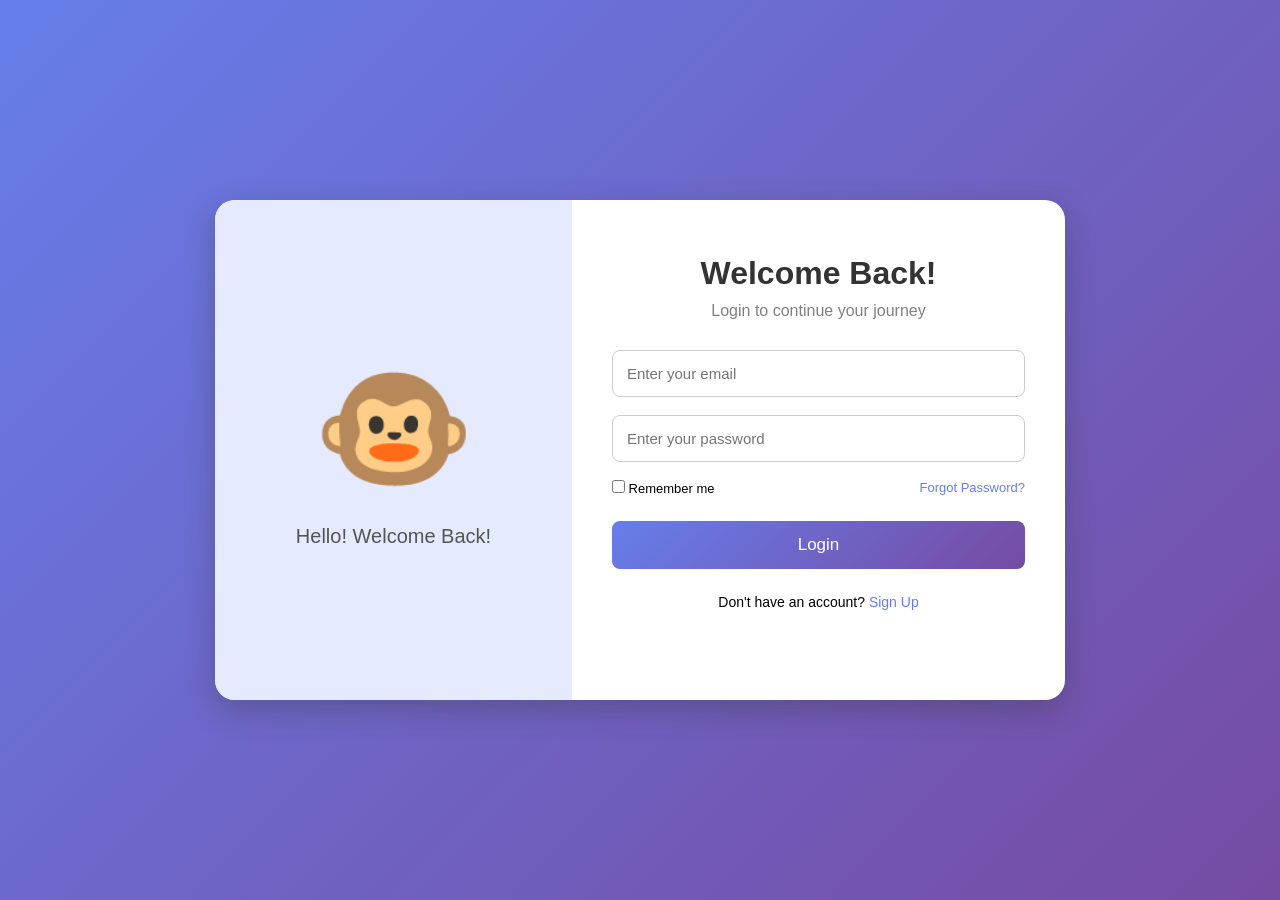
<file: frontend/index.html>
<!DOCTYPE html>
<html lang="en">

<head>
    <meta charset="UTF-8">
    <meta name="viewport" content="width=device-width, initial-scale=1.0">
    <title>CleanCSV</title>

    <link rel="stylesheet" href="css/style.css">
</head>

<body>

<nav>

    <h2>CleanCSV</h2>

    <div>
        <a href="index.html">Home</a>
        <a href="upload.html">Upload</a>
        <a href="analysis.html">Dashboard</a>
        <a href="history.html">History</a>

        <a href="#" class="btn" id="logoutButton">Logout</a>
    </div>

</nav>


<section class="hero">

    <h1>Clean Your Data.<br>Improve Your Results.</h1>

    <p>Upload, analyse and clean your CSV files easily.</p>

    <a href="upload.html" class="btn">Get Started</a>

</section>


<section class="features">

    <div class="card">
        <h3>CSV Upload</h3>
        <p>Upload your datasets.</p>
    </div>

    <div class="card">
        <h3>Data Analysis</h3>
        <p>Detect missing values and duplicates.</p>
    </div>

    <div class="card">
        <h3>Data Cleaning</h3>
        <p>Clean and improve your data.</p>
    </div>

</section>


<footer>
    © 2026 CleanCSV
</footer>


<!-- Authentication Script -->
<script src="js/auth.js"></script>

</body>
</html>
</file>
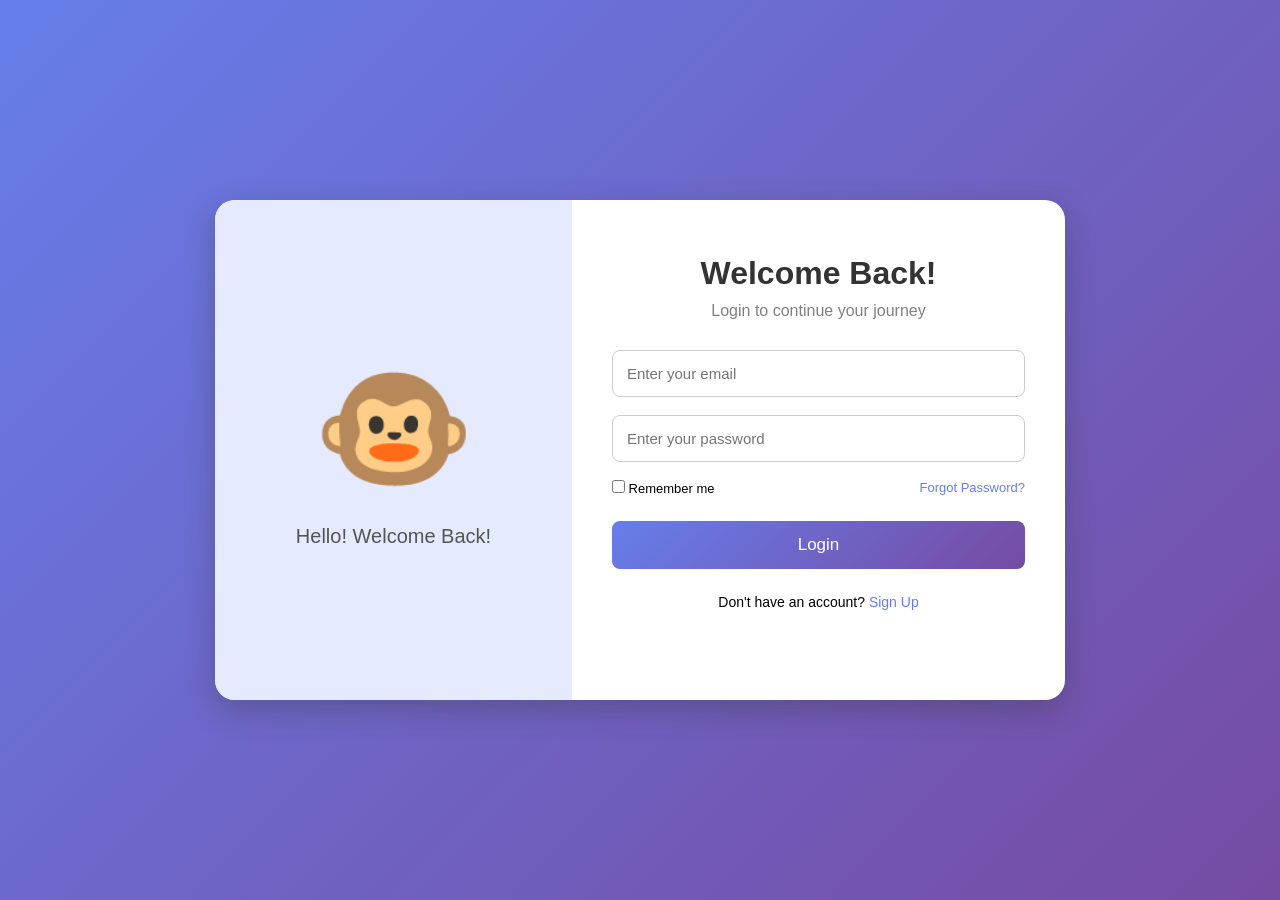
<file: frontend/analysis.html>
<!DOCTYPE html>
<html lang="en">
<head>
    <meta charset="UTF-8">
    <meta name="viewport" content="width=device-width, initial-scale=1.0">
    <title>CleanCSV - Data Analysis</title>
    <link rel="stylesheet" href="css/style.css">
</head>

<body>

<nav>
    <h2>CleanCSV</h2>
    <div>
        <a href="index.html">Home</a>
        <a href="upload.html">Upload</a>
        <a href="history.html">History</a>
    </div>
</nav>

<section class="dashboard">

    <h1>Data Analysis Dashboard</h1>
    <p>Overview of your uploaded dataset</p>

    <h3 id="datasetName">Loading dataset...</h3>

    <p id="dashboardMessage">Fetching analysis results...</p>

    <div class="stats">

        <div class="stat-card">
            <h3>Total Rows</h3>
            <h2 id="totalRows">--</h2>
        </div>

        <div class="stat-card">
            <h3>Total Columns</h3>
            <h2 id="totalColumns">--</h2>
        </div>

        <div class="stat-card">
            <h3>Missing Values</h3>
            <h2 id="missingValues">--</h2>
        </div>

        <div class="stat-card">
            <h3>Duplicate Rows</h3>
            <h2 id="duplicateRows">--</h2>
        </div>

    </div>

    <div class="issues">

        <h2>Detected Data Issues</h2>

        <table>
            <thead>
                <tr>
                    <th>Column</th>
                    <th>Issue</th>
                    <th>Count</th>
                </tr>
            </thead>

            <tbody id="issuesTableBody">
                <tr>
                    <td colspan="3">Loading analysis...</td>
                </tr>
            </tbody>
        </table>

        <h2>Dataset Columns</h2>
        <ul id="columnList"></ul>

        <a href="cleaning.html" class="btn">
            Clean My Data
        </a>

    </div>

</section>

<script src="js/script.js"></script>
<script src="js/auth.js"></script>
</body>
</html>
</file>
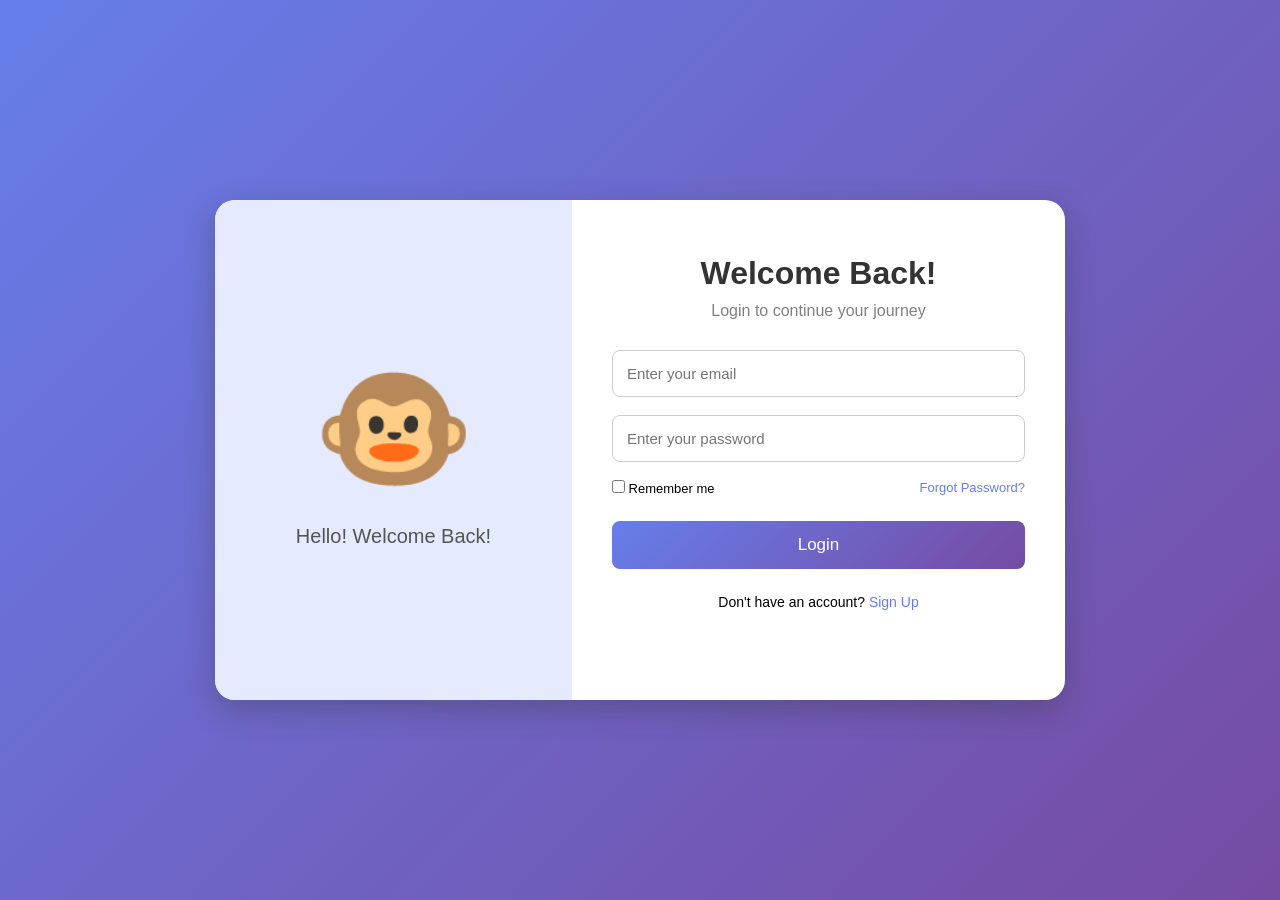
<file: frontend/cleaning.html>
<!DOCTYPE html>
<html lang="en">

<head>
    <meta charset="UTF-8">
    <meta name="viewport" content="width=device-width, initial-scale=1.0">
    <title>Cleaning | CleanCSV</title>
    <link rel="stylesheet" href="css/style.css">
</head>

<body>

<nav>
    <h2>CleanCSV</h2>

    <div>
        <a href="index.html">Home</a>
        <a href="upload.html">Upload</a>
        <a href="history.html">History</a>
    </div>
</nav>

<section class="upload-section">

    <h1>Clean Your Data</h1>
    <p>Select the cleaning operations you want to perform.</p>

    <!-- Cleaning Options -->
    <div class="upload-box">

        <h2>Cleaning Options</h2>

        <div class="cleaning-options">

            <label class="clean-option">
                <input type="checkbox" id="duplicates">
                <span>Remove Duplicate Rows</span>
            </label>

            <label class="clean-option">
                <input type="checkbox" id="missing">
                <span>Handle Missing Values</span>
            </label>

            <label class="clean-option">
                <input type="checkbox" id="spaces">
                <span>Remove Extra Spaces</span>
            </label>

            <label class="clean-option">
                <input type="checkbox" id="format">
                <span>Standardize Text Formatting</span>
            </label>

            <label class="clean-option">
                <input type="checkbox" id="types">
                <span>Convert Data Types</span>
            </label>

        </div>

        <button class="btn" onclick="previewCleaning()">
            Preview Cleaning Options
        </button>

        <p id="cleanMessage"></p>

    </div>

    <!-- Before and After Preview -->
    <div class="upload-box">

        <h2>Before & After Preview</h2>

        <p id="previewMessage">
            Select cleaning operations to see your preview.
        </p>

    </div>

    <!-- Clean and Download -->
    <div class="upload-box">

        <h2>Clean Your CSV File</h2>

        <button class="btn" id="cleanButton" onclick="cleanCSV()">
            Clean My Data
        </button>

        <p id="cleanStatus"></p>

        <button type="button" class="btn" id="downloadButton"
        onclick="downloadCSV()">
    Download Cleaned CSV
</button>

    </div>

</section>

<script src="js/script.js"></script>
<script src="js/auth.js"></script>
</body>
</html>
</file>
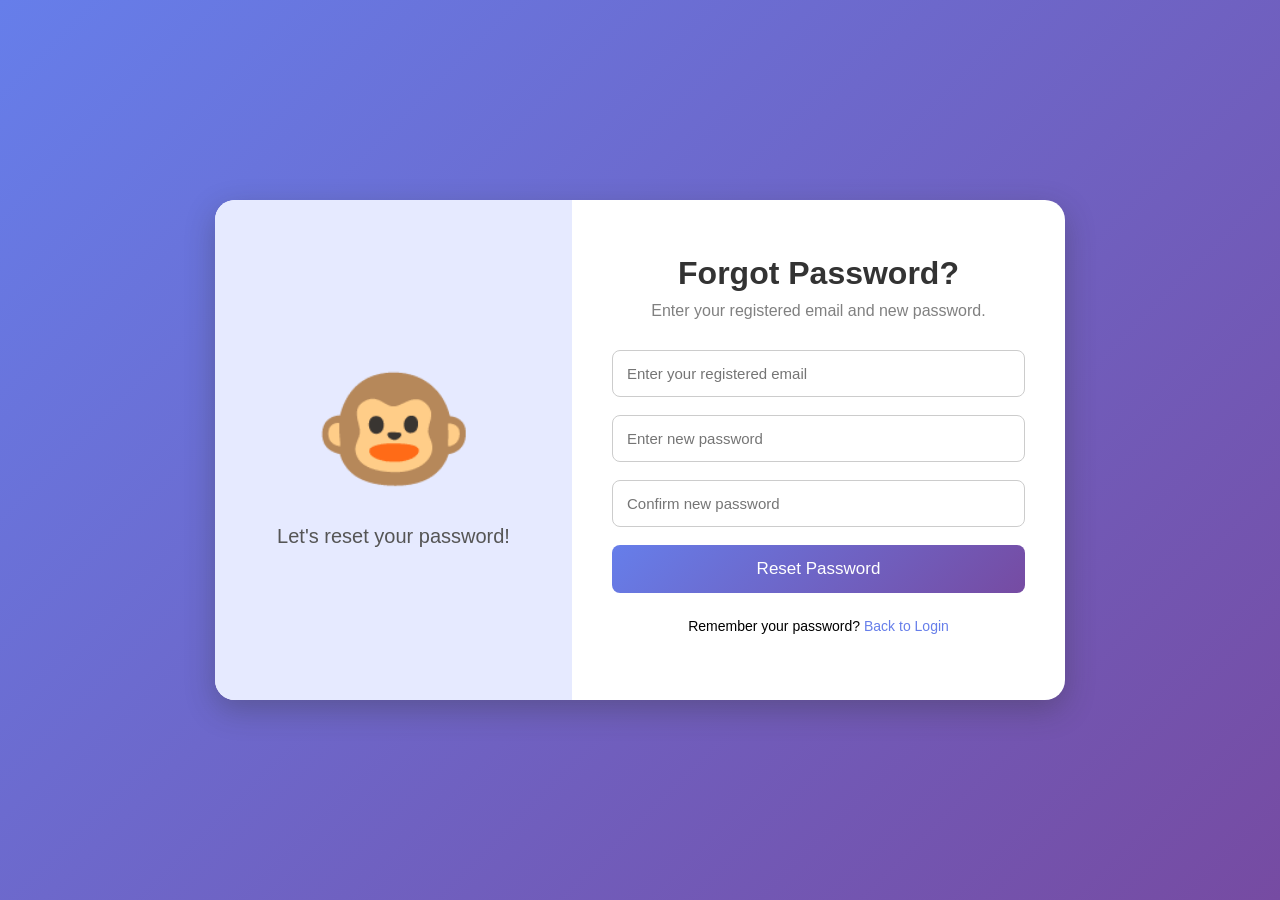
<file: frontend/forgot-password.html>
<!DOCTYPE html>
<html lang="en">

<head>
    <meta charset="UTF-8">
    <meta name="viewport" content="width=device-width, initial-scale=1.0">
    <title>CleanCSV - Forgot Password</title>

    <link rel="stylesheet" href="css/login.css">
</head>

<body>

    <div class="container">

        <div class="monkey">
            <div class="face">🐵</div>
            <p>Let's reset your password!</p>
        </div>

        <div class="login">

            <h1>Forgot Password?</h1>

            <p class="subtitle">
                Enter your registered email and new password.
            </p>

            <form id="resetPasswordForm">

                <input
                    type="email"
                    id="email"
                    placeholder="Enter your registered email"
                    required
                >

                <input
                    type="password"
                    id="newPassword"
                    placeholder="Enter new password"
                    minlength="8"
                    required
                >

                <input
                    type="password"
                    id="confirmPassword"
                    placeholder="Confirm new password"
                    minlength="8"
                    required
                >

                <button type="submit">
                    Reset Password
                </button>

            </form>

            <p id="resetMessage"></p>

            <p class="signup">
                Remember your password?
                <a href="login.html">Back to Login</a>
            </p>

        </div>

    </div>

    <script src="js/forgot-password.js"></script>

</body>
</html>
</file>
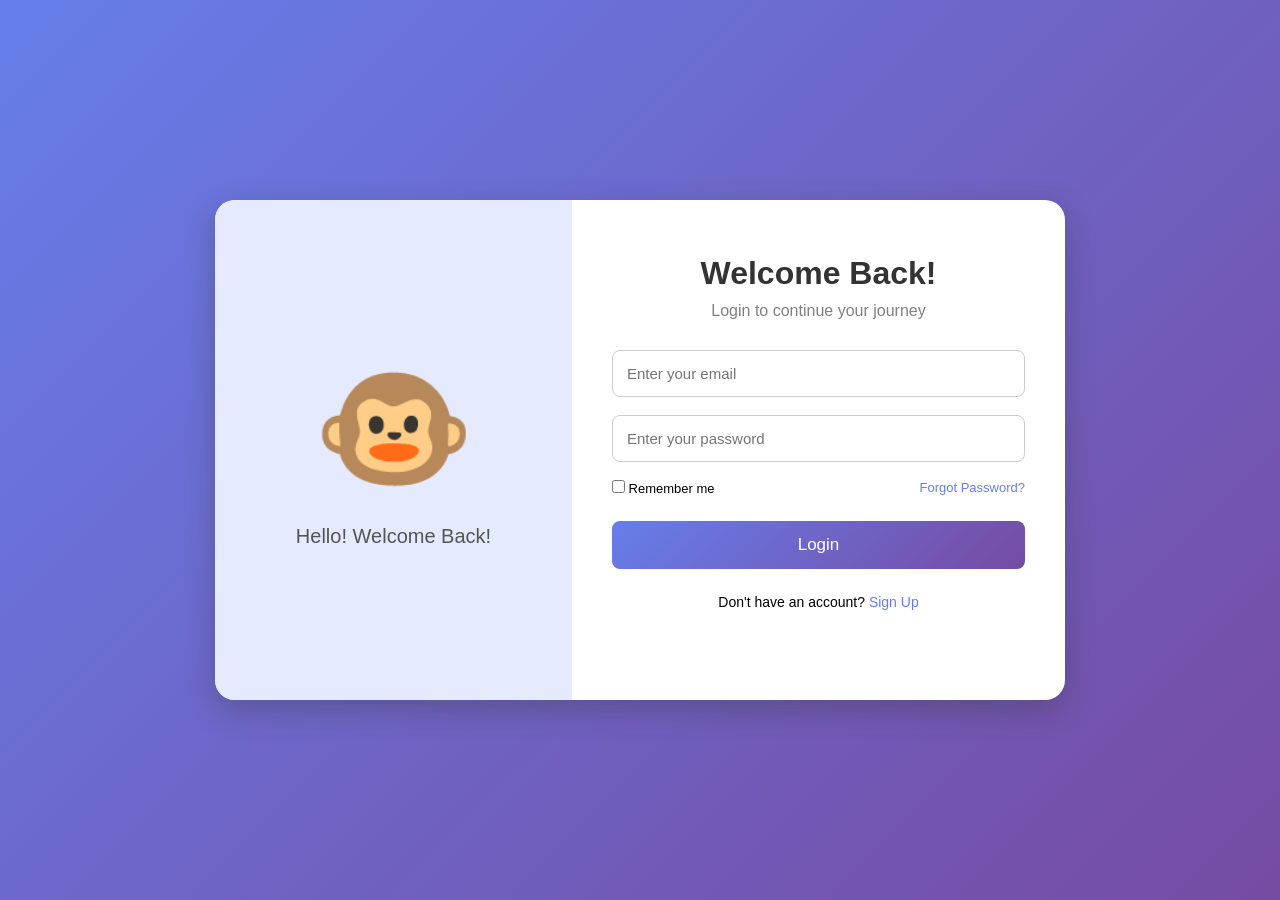
<file: frontend/history.html>
<!DOCTYPE html>
<html lang="en">

<head>
    <meta charset="UTF-8">
    <meta name="viewport" content="width=device-width, initial-scale=1.0">
    <title>Cleaning History | CleanCSV</title>
    <link rel="stylesheet" href="css/style.css">
</head>

<body>

<nav>
    <h2>CleanCSV</h2>

    <div>
        <a href="index.html">Home</a>
        <a href="upload.html">Upload</a>
        <a href="analysis.html">Dashboard</a>
        <a href="history.html">History</a>
        <a href="#" id="logoutButton">Logout</a>
    </div>
</nav>


<section class="dashboard">

    <h1>CSV Upload History</h1>
    <p>View all your previously uploaded datasets.</p>

    <div class="issues">

        <h2>Uploaded Files</h2>

        <p id="historyMessage">Loading history...</p>

        <div style="overflow-x:auto;">

            <table>

                <thead>
                    <tr>
                        <th>File Name</th>
                        <th>Rows</th>
                        <th>Columns</th>
                        <th>Upload Date</th>
                        <th>Status</th>
                    </tr>
                </thead>

                <tbody id="historyTable"></tbody>

            </table>

        </div>

        <br>

        <a href="upload.html" class="btn">
            Upload New File
        </a>

    </div>

</section>


<script>

const API_URL = "http://127.0.0.1:8000";


async function loadHistory() {

    const message = document.getElementById("historyMessage");
    const table = document.getElementById("historyTable");

    const token = sessionStorage.getItem("cleancsv_token");

    // Check login token
    if (!token) {

        window.location.href = "login.html";
        return;

    }

    message.textContent = "Loading history...";

    try {

        // Send JWT authentication token
        const response = await fetch(`${API_URL}/history`, {

            method: "GET",

            headers: {
                "Authorization": `Bearer ${token}`
            }

        });

        if (response.status === 401 || response.status === 403) {

            sessionStorage.removeItem("cleancsv_token");
            sessionStorage.removeItem("cleancsv_logged_in");

            alert("Your session is invalid. Please login again.");

            window.location.href = "login.html";
            return;

        }

        const data = await response.json();

        if (!response.ok) {

            throw new Error(
                typeof data.detail === "string"
                    ? data.detail
                    : "Unable to retrieve history"
            );

        }

        table.innerHTML = "";

        if (!data.history || data.history.length === 0) {

            message.textContent = "No uploaded files found.";
            return;

        }

        message.textContent =
            `Total uploaded files: ${data.history.length}`;

        data.history.forEach(file => {

            const row = document.createElement("tr");

            const values = [
                file.filename || "Unknown",
                file.rows ?? "-",
                file.columns ?? "-",
                file.uploaded_at
                    ? new Date(file.uploaded_at).toLocaleString()
                    : "-",
                file.cleaned_path ? "Cleaned" : "Uploaded"
            ];

            values.forEach(value => {

                const cell = document.createElement("td");

                cell.textContent = value;

                row.appendChild(cell);

            });

            table.appendChild(row);

        });

    } catch (error) {

        message.textContent =
            "Error loading history: " + error.message;

        console.error("History Error:", error);

    }

}


loadHistory();

</script>

<script src="js/auth.js"></script>

</body>
</html>
</file>
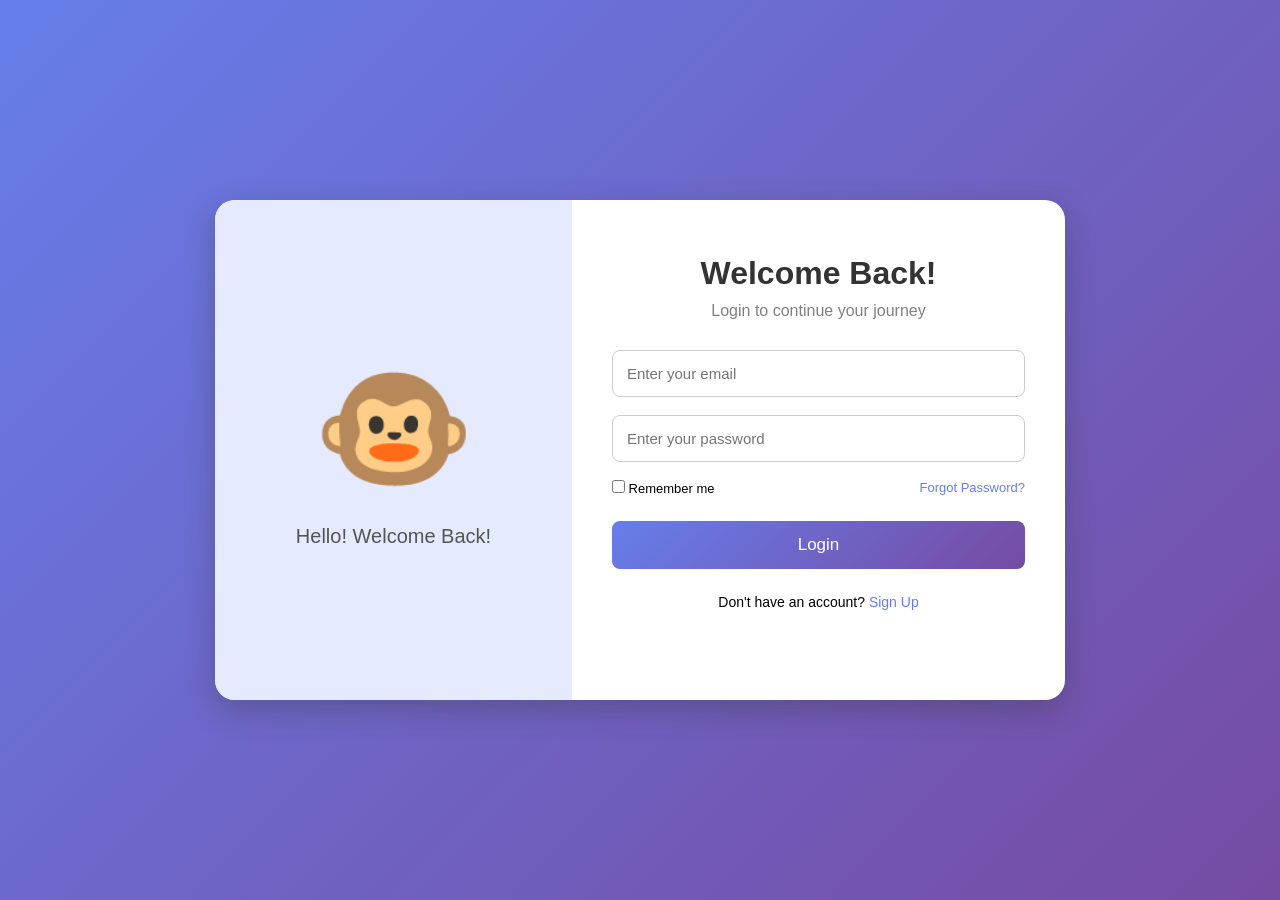
<file: frontend/login.html>
<!DOCTYPE html>
<html lang="en">

<head>
    <meta charset="UTF-8">
    <meta name="viewport" content="width=device-width, initial-scale=1.0">
    <title>CleanCSV - Login</title>

    <link rel="stylesheet" href="css/login.css">
</head>

<body>

    <div class="container">

        <!-- Monkey Animation -->
        <div class="monkey" id="monkey">

            <div class="face">🐵</div>

            <div class="hand hand-left" aria-hidden="true">🖐️</div>
            <div class="hand hand-right" aria-hidden="true">🖐️</div>

            <p>Hello! Welcome Back!</p>

        </div>


        <!-- Login Form -->
        <div class="login">

            <h1>Welcome Back!</h1>

            <p class="subtitle">
                Login to continue your journey
            </p>

            <form id="loginForm">

                <input
                    type="email"
                    id="email"
                    placeholder="Enter your email"
                    required
                >

                <input
                    type="password"
                    id="password"
                    placeholder="Enter your password"
                    required
                >

                <div class="options">

                    <label>
                        <input type="checkbox">
                        Remember me
                    </label>

                    <a href="forgot-password.html">Forgot Password?</a>

                </div>

                <button type="submit">Login</button>

            </form>

            <p class="signup">
                Don't have an account?
                <a href="register.html">Sign Up</a>
            </p>

        </div>

    </div>

    <script src="js/login.js"></script>

</body>
</html>
</file>
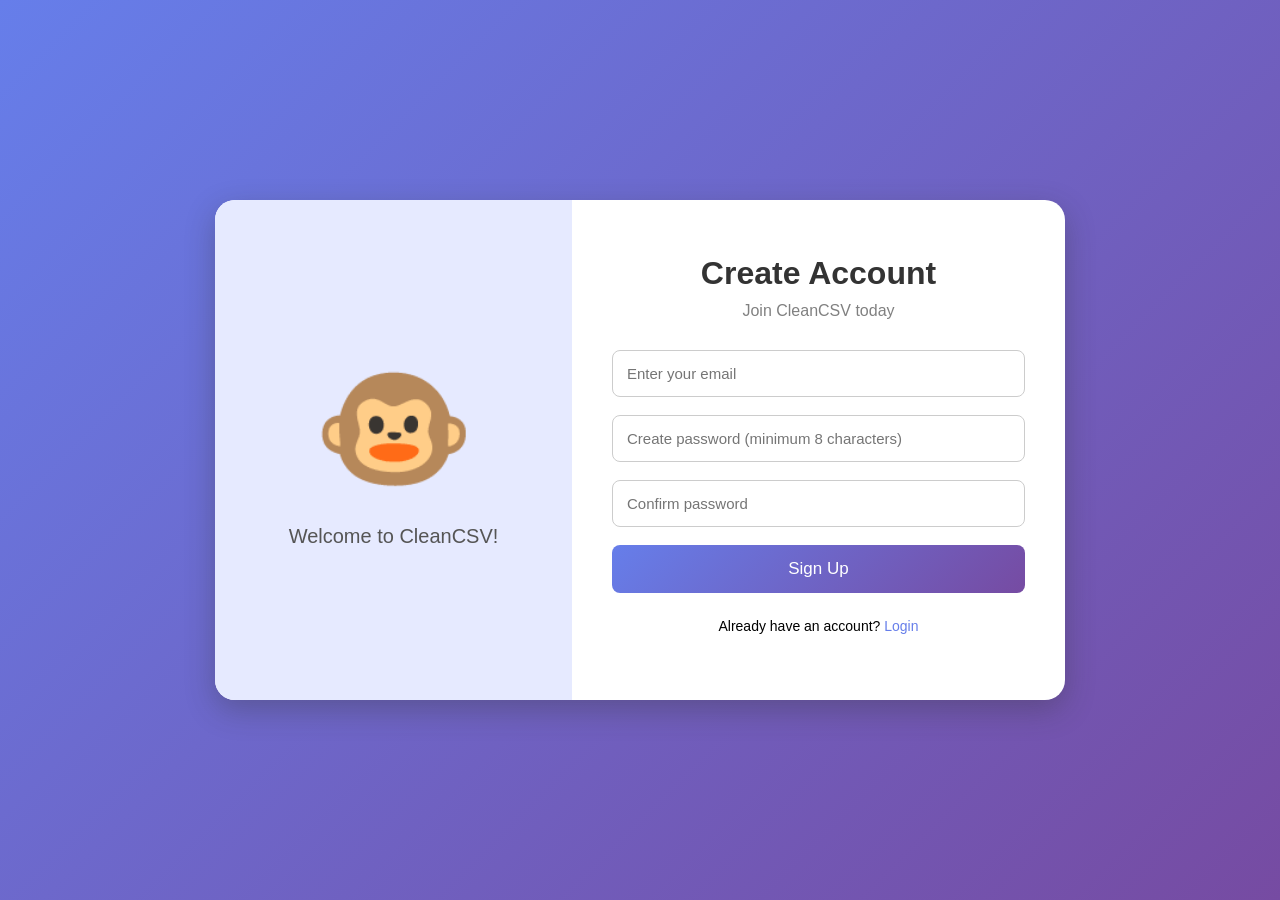
<file: frontend/register.html>
<!DOCTYPE html>
<html lang="en">

<head>
    <meta charset="UTF-8">
    <meta name="viewport" content="width=device-width, initial-scale=1.0">
    <title>CleanCSV - Sign Up</title>
    <link rel="stylesheet" href="css/login.css">
</head>

<body>

    <div class="container">

        <div class="monkey">
            <div class="face">🐵</div>
            <p>Welcome to CleanCSV!</p>
        </div>

        <div class="login">

            <h1>Create Account</h1>

            <p class="subtitle">Join CleanCSV today</p>

            <form id="registerForm">

                <input
                    type="email"
                    id="email"
                    placeholder="Enter your email"
                    required
                >

                <input
                    type="password"
                    id="password"
                    placeholder="Create password (minimum 8 characters)"
                    minlength="8"
                    required
                >

                <input
                    type="password"
                    id="confirmPassword"
                    placeholder="Confirm password"
                    minlength="8"
                    required
                >

                <button type="submit">Sign Up</button>

            </form>

            <p id="registerMessage"></p>

            <p class="signup">
                Already have an account?
                <a href="login.html">Login</a>
            </p>

        </div>

    </div>

    <script src="js/register.js"></script>

</body>
</html>
</file>
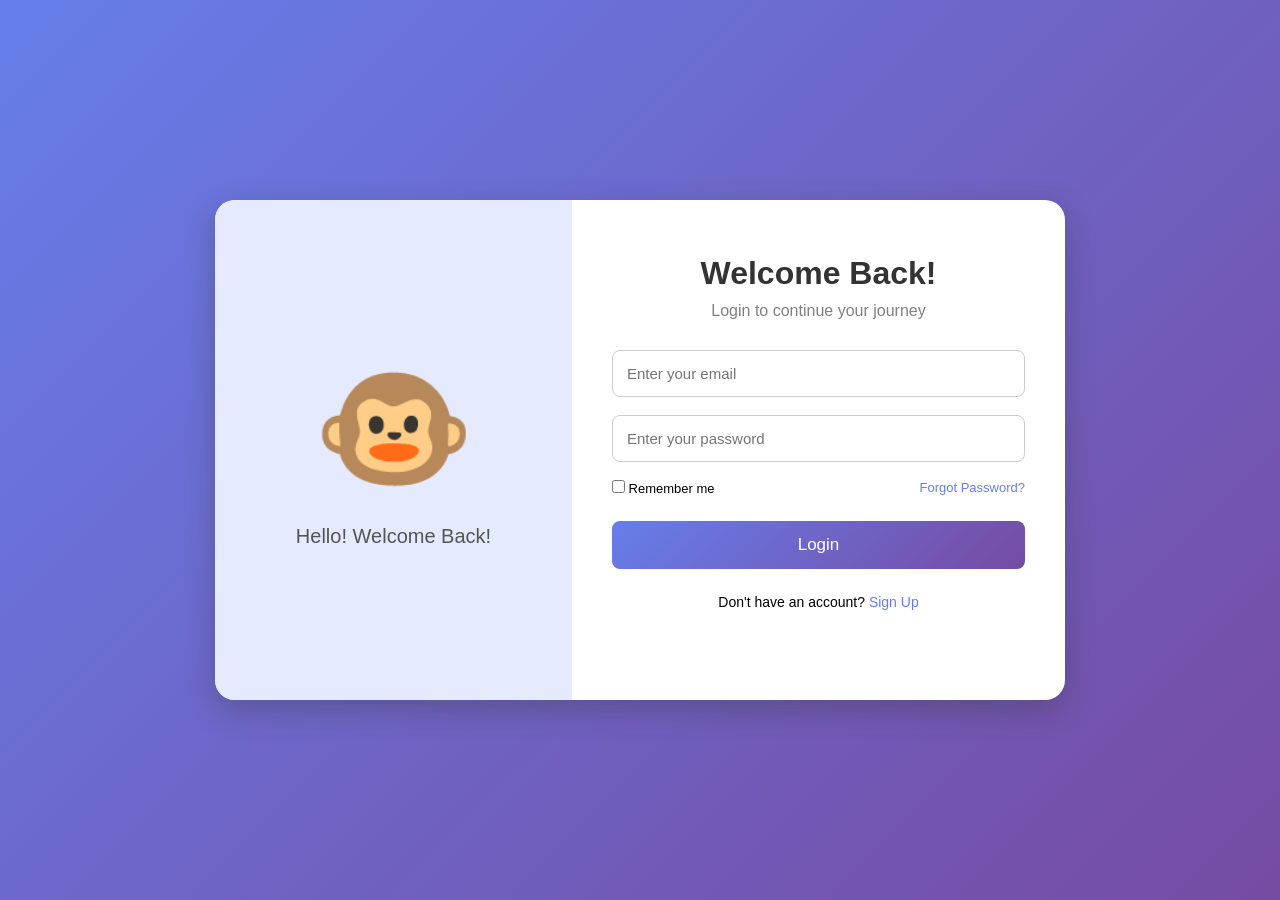
<file: frontend/upload.html>
<!DOCTYPE html>
<html lang="en">
<head>
    <meta charset="UTF-8">
    <meta name="viewport" content="width=device-width, initial-scale=1.0">
    <title>Upload CSV | CleanCSV</title>
    <link rel="stylesheet" href="css/style.css">
</head>

<body>

<nav>
    <h2>CleanCSV</h2>

    <div>
        <a href="index.html">Home</a>
        <a href="upload.html">Upload</a>
        <a href="analysis.html">Dashboard</a>
        <a href="history.html">History</a>
    </div>
</nav>

<section class="upload-section">

    <h1>Upload Your CSV File</h1>

    <p>Select a CSV dataset to begin data analysis.</p>

    <div class="upload-box">

        <h2>Choose Your File</h2>

        <input type="file" id="csvFile" accept=".csv">

        <p id="fileName">No file selected</p>

        <button class="btn" onclick="uploadCSV()">
            Upload CSV
        </button>

        <p id="message"></p>

    </div>

</section>

<script src="js/script.js"></script>
<script src="js/auth.js"></script>

</body>
</html>
</file>
<file: frontend/css/style.css>
* {
    margin: 0;
    padding: 0;
    box-sizing: border-box;
}

body {
    font-family: Arial, sans-serif;
    background: #f4f7fc;
    color: #1e293b;
}

/* Navigation */
nav {
    display: flex;
    justify-content: space-between;
    align-items: center;
    padding: 22px 8%;
    background: white;
}

nav a {
    text-decoration: none;
    color: #1e3a8a;
    margin-left: 20px;
}

/* Home Page */
.hero {
    text-align: center;
    padding: 110px 20px;
    background: #eaf1ff;
}

.hero h1 {
    font-size: 42px;
    margin-bottom: 20px;
}

.hero p {
    font-size: 18px;
    margin-bottom: 25px;
}

.btn {
    display: inline-block;
    padding: 13px 25px;
    background: #2563eb;
    color: white;
    border: none;
    border-radius: 6px;
    text-decoration: none;
    cursor: pointer;
    font-size: 16px;
}

.btn:hover {
    background: #1d4ed8;
}

.features {
    display: flex;
    justify-content: center;
    gap: 25px;
    padding: 50px 8%;
}

.feature-card {
    background: white;
    padding: 30px;
    border-radius: 10px;
    text-align: center;
    flex: 1;
}

/* Footer */
footer {
    text-align: center;
    padding: 25px;
}

/* Dashboard */
.dashboard {
    padding: 50px 8%;
}

.dashboard h1 {
    margin-bottom: 10px;
}

.stats {
    display: grid;
    grid-template-columns: repeat(4, 1fr);
    gap: 20px;
    margin: 35px 0;
}

.stat-card {
    background: white;
    padding: 25px;
    border-radius: 10px;
    text-align: center;
}

.stat-card h2 {
    margin-top: 15px;
    color: #2563eb;
}

.issues {
    background: white;
    padding: 30px;
    border-radius: 10px;
    margin-top: 25px;
}

table {
    width: 100%;
    border-collapse: collapse;
    margin-top: 20px;
}

th,
td {
    padding: 15px;
    border-bottom: 1px solid #ddd;
    text-align: left;
}

th {
    background: #eaf1ff;
    color: #1e3a8a;
}

/* Upload Page */
.upload-section {
    text-align: center;
    padding: 80px 20px;
}

.upload-box {
    background: white;
    max-width: 650px;
    margin: 30px auto;
    padding: 40px;
    border-radius: 12px;
}

input[type="file"] {
    margin: 25px 0;
}

#message {
    margin-top: 20px;
}

/* Cleaning Options */
.clean-option {
    display: block;
    padding: 18px;
    margin: 12px 0;
    background: #f4f7fc;
    border-radius: 8px;
    cursor: pointer;
}

.clean-option input {
    margin-right: 12px;
    accent-color: #2563eb;
}

/* Cleaning Options - Vertical Layout */
.cleaning-options {
    display: flex !important;
    flex-direction: column !important;
    align-items: stretch;
    gap: 12px;
    margin: 25px 0;
    width: 100%;
}

.cleaning-options .clean-option {
    display: flex !important;
    flex-direction: row !important;
    align-items: center !important;
    justify-content: flex-start !important;
    gap: 12px !important;
    width: 100%;
    padding: 15px !important;
    margin: 0 !important;
    background: #f4f7fc;
    border-radius: 8px;
    text-align: left !important;
    cursor: pointer;
}

.cleaning-options .clean-option input[type="checkbox"] {
    display: block !important;
    width: 17px !important;
    height: 17px !important;
    margin: 0 !important;
    padding: 0 !important;
    flex: 0 0 17px !important;
    accent-color: #2563eb;
}

.cleaning-options .clean-option span {
    display: inline-block;
    margin: 0;
    line-height: 1.4;
}

/* Messages */
#cleanMessage,
#previewMessage {
    margin-top: 20px;
    color: #2563eb;
}

/* Responsive Design */
@media (max-width: 700px) {
    .stats {
        grid-template-columns: repeat(2, 1fr);
    }

    nav {
        flex-direction: column;
        gap: 15px;
    }

    nav a {
        margin: 0 8px;
    }

    .features {
        flex-direction: column;
    }

    .upload-box {
        padding: 25px;
    }
}
</file>
<file: frontend/css/login.css>
* {
    margin: 0;
    padding: 0;
    box-sizing: border-box;
}

body {
    font-family: Arial, sans-serif;
    background: linear-gradient(135deg, #667eea, #764ba2);
    min-height: 100vh;
    display: flex;
    justify-content: center;
    align-items: center;
}

.container {
    display: flex;
    width: 850px;
    min-height: 500px;
    background: white;
    border-radius: 20px;
    overflow: hidden;
    box-shadow: 0 10px 30px #3335;
}

/* LEFT SIDE */

.monkey {
    width: 42%;
    background: #e6eaff;
    display: flex;
    flex-direction: column;
    justify-content: center;
    align-items: center;
    position: relative;
    overflow: hidden;
}

.face {
    font-size: 130px;
    animation: bounce 2s infinite;
    position: relative;
    z-index: 1;
}

/* BOTH HANDS */

.hand {
    font-size: 60px;
    position: absolute;
    top: 42%;
    z-index: 2;
    opacity: 0;
    pointer-events: none;

    transition:
        transform 0.55s ease,
        opacity 0.3s ease;

}

/* Left hand - normal position */

.hand-left {
    left: 7%;
    transform: translate(0, 75px) rotate(-35deg);
}

/* Right hand - normal position */

.hand-right {
    right: 7%;
    transform: translate(0, 75px) rotate(35deg);
}

/* When password is selected, cover both eyes */

.monkey.hide .hand-left {
    opacity: 1;
    transform: translate(85px, 0) rotate(-8deg);
}

.monkey.hide .hand-right {
    opacity: 1;
    transform: translate(-85px, 0) rotate(8deg);
}

/* Monkey animation */

@keyframes bounce {
    0%, 100% {
        transform: translateY(0);
    }

    50% {
        transform: translateY(-8px);
    }
}

.monkey p {
    font-size: 20px;
    color: #555;
    margin-top: 20px;
}

/* RIGHT SIDE */

.login {
    width: 58%;
    padding: 55px 40px;
    text-align: center;
}

h1 {
    margin-bottom: 10px;
    color: #333;
}

.subtitle {
    color: gray;
    margin-bottom: 30px;
}

input[type="email"],
input[type="password"] {
    width: 100%;
    padding: 14px;
    margin-bottom: 18px;
    border: 1px solid #ccc;
    border-radius: 8px;
    font-size: 15px;
}

.options {
    display: flex;
    justify-content: space-between;
    font-size: 13px;
    margin-bottom: 25px;
}

a {
    color: #667eea;
    text-decoration: none;
}

button {
    width: 100%;
    padding: 14px;
    background: linear-gradient(135deg, #667eea, #764ba2);
    color: white;
    border: none;
    border-radius: 8px;
    font-size: 17px;
    cursor: pointer;
}

button:hover {
    opacity: 0.9;
}

.signup {
    margin-top: 25px;
    font-size: 14px;
}

/* RESPONSIVE DESIGN */

@media(max-width: 650px) {

    .container {
        width: 90%;
        flex-direction: column;
    }

    .monkey,
    .login {
        width: 100%;
    }

    .monkey {
        min-height: 200px;
    }

    .face {
        font-size: 90px;
    }

    .hand {
        font-size: 42px;
        top: 40%;
    }

    .monkey.hide .hand-left {
        transform: translate(55px, 0) rotate(-8deg);
    }

    .monkey.hide .hand-right {
        transform: translate(-55px, 0) rotate(8deg);
    }
}

/* REDUCED MOTION */

@media (prefers-reduced-motion: reduce) {
    .face {
        animation: none;
    }

    .hand {
        transition: none;
    }
}
</file>
